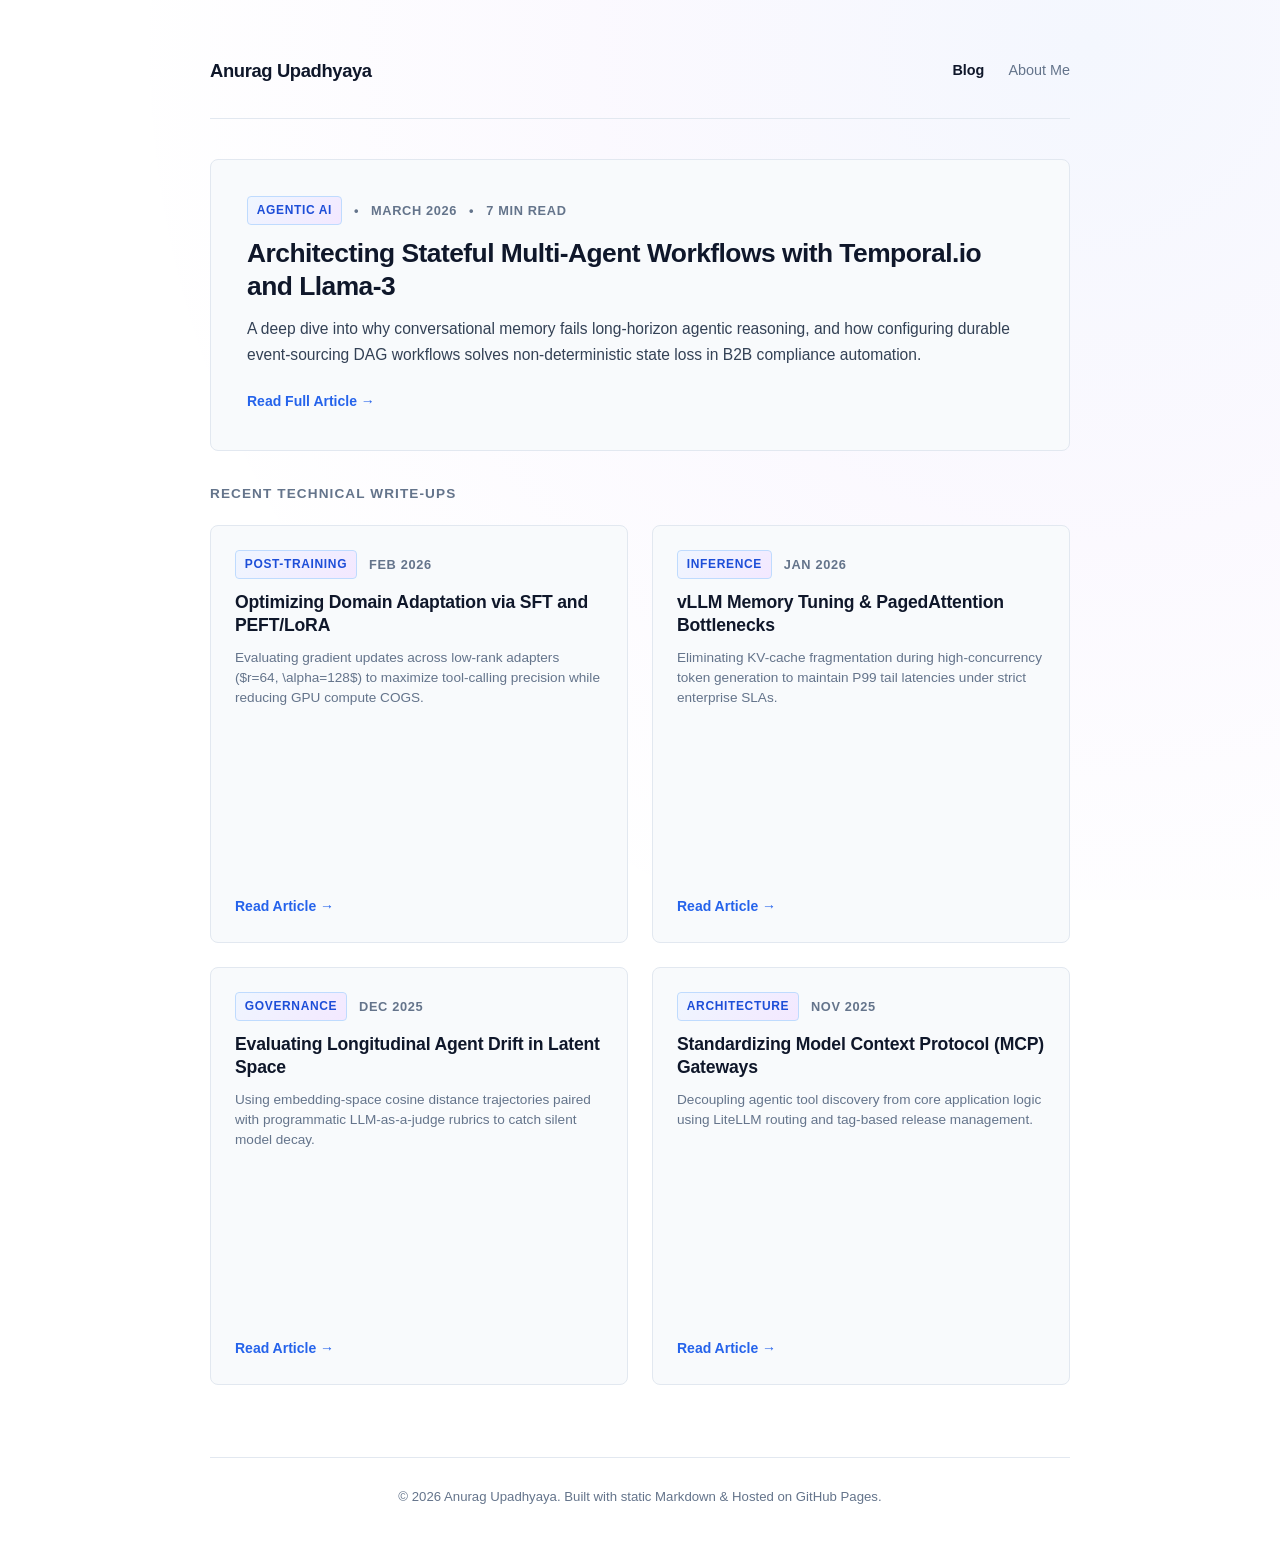
<file: index.html>
<!DOCTYPE html>
<html lang="en">
<head>
  <meta charset="UTF-8">
  <meta name="viewport" content="width=device-width, initial-scale=1.0">
  <title>Anurag Upadhyaya — Writing & Insights</title>
  <meta name="description" content="Technical write-ups on Stateful Agentic AI, Post-Training Alignment, and High-Throughput Inference Architecture.">
  <!-- Link external style sheet -->
  <link rel="stylesheet" href="style.css">
</head>
<body>

  <div class="container">
    <nav>
      <a href="index.html" class="nav-brand">Anurag Upadhyaya</a>
      <div class="nav-links">
        <a href="index.html" class="active">Blog</a>
        <a href="about.html">About Me</a>
      </div>
    </nav>

    <!-- FEATURED POST (100% Width) -->
    <article class="featured-post">
      <div class="post-meta">
        <span class="post-tag">Agentic AI</span>
        <span>•</span>
        <time>March 2026</time>
        <span>•</span>
        <span>7 min read</span>
      </div>
      <h1 class="featured-title">
        <a href="post.html?file=posts/sample-post.md">Architecting Stateful Multi-Agent Workflows with Temporal.io and Llama-3</a>
      </h1>
      <p class="featured-snippet">
        A deep dive into why conversational memory fails long-horizon agentic reasoning, and how configuring durable event-sourcing DAG workflows solves non-deterministic state loss in B2B compliance automation.
      </p>
      <a href="post.html?file=posts/sample-post.md" class="read-more">Read Full Article →</a>
    </article>

    <div class="grid-title-bar">Recent Technical Write-ups</div>

    <!-- 2-COLUMN SQUARE GRID (1:1 Aspect Ratio) -->
    <div class="posts-grid">

      <!-- Card 1 -->
      <article class="square-card">
        <div class="card-top">
          <div class="post-meta">
            <span class="post-tag">Post-Training</span>
            <span>Feb 2026</span>
          </div>
          <h2 class="card-title">
            <a href="post.html?file=posts/sample-post.md">Optimizing Domain Adaptation via SFT and PEFT/LoRA</a>
          </h2>
          <p class="card-snippet">
            Evaluating gradient updates across low-rank adapters ($r=64, \alpha=128$) to maximize tool-calling precision while reducing GPU compute COGS.
          </p>
        </div>
        <a href="post.html?file=posts/sample-post.md" class="read-more">Read Article →</a>
      </article>

      <!-- Card 2 -->
      <article class="square-card">
        <div class="card-top">
          <div class="post-meta">
            <span class="post-tag">Inference</span>
            <span>Jan 2026</span>
          </div>
          <h2 class="card-title">
            <a href="post.html?file=posts/sample-post.md">vLLM Memory Tuning & PagedAttention Bottlenecks</a>
          </h2>
          <p class="card-snippet">
            Eliminating KV-cache fragmentation during high-concurrency token generation to maintain P99 tail latencies under strict enterprise SLAs.
          </p>
        </div>
        <a href="post.html?file=posts/sample-post.md" class="read-more">Read Article →</a>
      </article>

      <!-- Card 3 -->
      <article class="square-card">
        <div class="card-top">
          <div class="post-meta">
            <span class="post-tag">Governance</span>
            <span>Dec 2025</span>
          </div>
          <h2 class="card-title">
            <a href="post.html?file=posts/sample-post.md">Evaluating Longitudinal Agent Drift in Latent Space</a>
          </h2>
          <p class="card-snippet">
            Using embedding-space cosine distance trajectories paired with programmatic LLM-as-a-judge rubrics to catch silent model decay.
          </p>
        </div>
        <a href="post.html?file=posts/sample-post.md" class="read-more">Read Article →</a>
      </article>

      <!-- Card 4 -->
      <article class="square-card">
        <div class="card-top">
          <div class="post-meta">
            <span class="post-tag">Architecture</span>
            <span>Nov 2025</span>
          </div>
          <h2 class="card-title">
            <a href="post.html?file=posts/sample-post.md">Standardizing Model Context Protocol (MCP) Gateways</a>
          </h2>
          <p class="card-snippet">
            Decoupling agentic tool discovery from core application logic using LiteLLM routing and tag-based release management.
          </p>
        </div>
        <a href="post.html?file=posts/sample-post.md" class="read-more">Read Article →</a>
      </article>

    </div>

    <footer>
      &copy; 2026 Anurag Upadhyaya. Built with static Markdown & Hosted on GitHub Pages.
    </footer>
  </div>

</body>
</html>
</file>
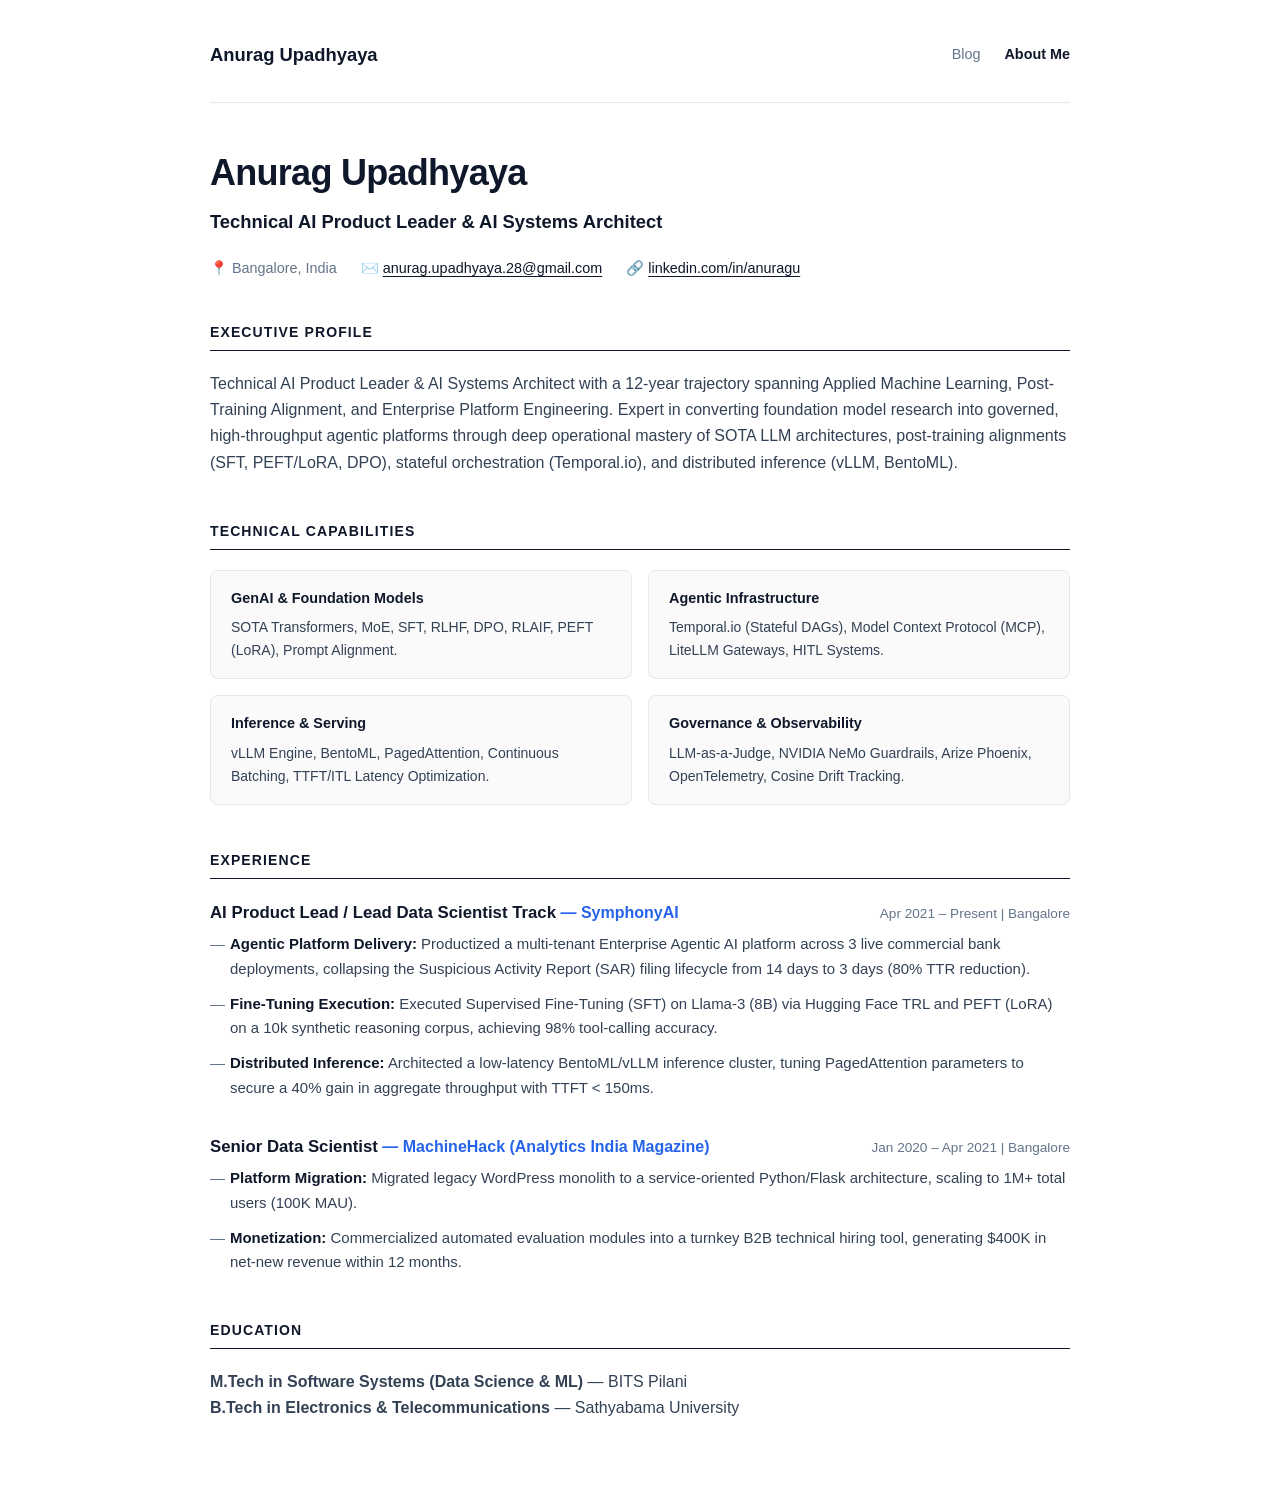
<file: about.html>
<!DOCTYPE html>
<html lang="en">
<head>
  <meta charset="UTF-8">
  <meta name="viewport" content="width=device-width, initial-scale=1.0">
  <title>About — Anurag Upadhyaya</title>
  <style>
    :root {
      --bg: #ffffff;
      --surface: #fafafa;
      --border: #e2e8f0;
      --text-main: #0f172a;
      --text-body: #334155;
      --text-muted: #64748b;
      --accent: #2563eb;
      --radius: 8px;
    }
    * { box-sizing: border-box; margin: 0; padding: 0; }
    body {
      font-family: -apple-system, BlinkMacSystemFont, "Inter", "Segoe UI", Roboto, sans-serif;
      background-color: var(--bg);
      color: var(--text-body);
      line-height: 1.65;
      padding: 2.5rem 1.5rem;
      -webkit-font-smoothing: antialiased;
    }
    .container { max-width: 860px; margin: 0 auto; }
    nav {
      display: flex;
      justify-content: space-between;
      align-items: center;
      padding-bottom: 2rem;
      border-bottom: 1px solid var(--border);
      margin-bottom: 2.5rem;
    }
    .nav-brand { font-size: 1.15rem; font-weight: 700; color: var(--text-main); text-decoration: none; }
    .nav-links { display: flex; gap: 1.5rem; font-size: 0.9rem; font-weight: 500; }
    .nav-links a { color: var(--text-muted); text-decoration: none; }
    .nav-links a.active, .nav-links a:hover { color: var(--text-main); font-weight: 600; }
    
    h1 { font-size: 2.25rem; font-weight: 800; color: var(--text-main); margin-bottom: 0.25rem; letter-spacing: -0.02em; }
    .subtitle { font-size: 1.15rem; font-weight: 600; color: var(--text-main); margin-bottom: 1.25rem; }
    .contact-bar { display: flex; flex-wrap: wrap; gap: 1rem 1.5rem; font-size: 0.9rem; color: var(--text-muted); margin-bottom: 2.5rem; }
    .contact-bar a { color: var(--text-main); text-decoration: underline; text-underline-offset: 3px; }
    
    section { margin-bottom: 2.75rem; }
    .section-title { font-size: 0.875rem; font-weight: 800; text-transform: uppercase; letter-spacing: 0.08em; color: var(--text-main); border-bottom: 1px solid var(--text-main); padding-bottom: 0.35rem; margin-bottom: 1.25rem; }
    
    .job { margin-bottom: 2rem; }
    .job-header { display: flex; justify-content: space-between; align-items: baseline; flex-wrap: wrap; margin-bottom: 0.35rem; }
    .job-title { font-size: 1.05rem; font-weight: 700; color: var(--text-main); }
    .company { font-weight: 600; color: var(--accent); }
    .job-meta { font-size: 0.85rem; color: var(--text-muted); }
    
    ul { list-style: none; padding-left: 0; }
    li { position: relative; padding-left: 1.25rem; margin-bottom: 0.65rem; font-size: 0.935rem; }
    li::before { content: "—"; position: absolute; left: 0; color: var(--text-muted); }
    li strong { color: var(--text-main); font-weight: 600; }
    
    .skills-grid { display: grid; grid-template-columns: repeat(auto-fit, minmax(360px, 1fr)); gap: 1rem; }
    .skill-card { background-color: var(--surface); border: 1px solid var(--border); border-radius: var(--radius); padding: 1rem 1.25rem; }
    .skill-card h3 { font-size: 0.9rem; font-weight: 700; color: var(--text-main); margin-bottom: 0.35rem; }
    .skill-card p { font-size: 0.875rem; color: var(--text-body); }
  </style>
</head>
<body>
  <div class="container">
    <nav>
      <a href="index.html" class="nav-brand">Anurag Upadhyaya</a>
      <div class="nav-links">
        <a href="index.html">Blog</a>
        <a href="about.html" class="active">About Me</a>
      </div>
    </nav>

    <header>
      <h1>Anurag Upadhyaya</h1>
      <div class="subtitle">Technical AI Product Leader & AI Systems Architect</div>
      <div class="contact-bar">
        <span>📍 Bangalore, India</span>
        <span>✉️ <a href="mailto:anurag.upadhyaya.28@gmail.com">anurag.upadhyaya.28@gmail.com</a></span>
        <span>🔗 <a href="https://linkedin.com/in/anuragu/" target="_blank">linkedin.com/in/anuragu</a></span>
      </div>
    </header>

    <section>
      <div class="section-title">Executive Profile</div>
      <p>
        Technical AI Product Leader & AI Systems Architect with a 12-year trajectory spanning Applied Machine Learning, Post-Training Alignment, and Enterprise Platform Engineering. Expert in converting foundation model research into governed, high-throughput agentic platforms through deep operational mastery of SOTA LLM architectures, post-training alignments (SFT, PEFT/LoRA, DPO), stateful orchestration (Temporal.io), and distributed inference (vLLM, BentoML).
      </p>
    </section>

    <section>
      <div class="section-title">Technical Capabilities</div>
      <div class="skills-grid">
        <div class="skill-card">
          <h3>GenAI & Foundation Models</h3>
          <p>SOTA Transformers, MoE, SFT, RLHF, DPO, RLAIF, PEFT (LoRA), Prompt Alignment.</p>
        </div>
        <div class="skill-card">
          <h3>Agentic Infrastructure</h3>
          <p>Temporal.io (Stateful DAGs), Model Context Protocol (MCP), LiteLLM Gateways, HITL Systems.</p>
        </div>
        <div class="skill-card">
          <h3>Inference & Serving</h3>
          <p>vLLM Engine, BentoML, PagedAttention, Continuous Batching, TTFT/ITL Latency Optimization.</p>
        </div>
        <div class="skill-card">
          <h3>Governance & Observability</h3>
          <p>LLM-as-a-Judge, NVIDIA NeMo Guardrails, Arize Phoenix, OpenTelemetry, Cosine Drift Tracking.</p>
        </div>
      </div>
    </section>

    <section>
      <div class="section-title">Experience</div>
      <div class="job">
        <div class="job-header">
          <div><span class="job-title">AI Product Lead / Lead Data Scientist Track</span> <span class="company">— SymphonyAI</span></div>
          <div class="job-meta">Apr 2021 – Present | Bangalore</div>
        </div>
        <ul>
          <li><strong>Agentic Platform Delivery:</strong> Productized a multi-tenant Enterprise Agentic AI platform across 3 live commercial bank deployments, collapsing the Suspicious Activity Report (SAR) filing lifecycle from 14 days to 3 days (80% TTR reduction).</li>
          <li><strong>Fine-Tuning Execution:</strong> Executed Supervised Fine-Tuning (SFT) on Llama-3 (8B) via Hugging Face TRL and PEFT (LoRA) on a 10k synthetic reasoning corpus, achieving 98% tool-calling accuracy.</li>
          <li><strong>Distributed Inference:</strong> Architected a low-latency BentoML/vLLM inference cluster, tuning PagedAttention parameters to secure a 40% gain in aggregate throughput with TTFT &lt; 150ms.</li>
        </ul>
      </div>

      <div class="job">
        <div class="job-header">
          <div><span class="job-title">Senior Data Scientist</span> <span class="company">— MachineHack (Analytics India Magazine)</span></div>
          <div class="job-meta">Jan 2020 – Apr 2021 | Bangalore</div>
        </div>
        <ul>
          <li><strong>Platform Migration:</strong> Migrated legacy WordPress monolith to a service-oriented Python/Flask architecture, scaling to 1M+ total users (100K MAU).</li>
          <li><strong>Monetization:</strong> Commercialized automated evaluation modules into a turnkey B2B technical hiring tool, generating $400K in net-new revenue within 12 months.</li>
        </ul>
      </div>
    </section>

    <section>
      <div class="section-title">Education</div>
      <p><strong>M.Tech in Software Systems (Data Science & ML)</strong> — BITS Pilani</p>
      <p><strong>B.Tech in Electronics & Telecommunications</strong> — Sathyabama University</p>
    </section>
  </div>
</body>
</html>
</file>
<file: style.css>
:root {
  --bg: #ffffff;
  --surface: #f8fafc;
  --card-bg: #ffffff;
  --border: #e2e8f0;
  --border-dark: #cbd5e1;
  --text-main: #0f172a;
  --text-body: #334155;
  --text-muted: #64748b;
  --accent: #2563eb;
  --accent-soft: #eff6ff;
  --radius: 8px;
}

* {
  box-sizing: border-box;
  margin: 0;
  padding: 0;
}

/* Base Body with Ambient Mesh Gradient Glow */
body {
  font-family: -apple-system, BlinkMacSystemFont, "Inter", "Segoe UI", Roboto, sans-serif;
  background-color: var(--bg);
  background-image: radial-gradient(
    circle at 85% 5%,
    rgba(37, 99, 235, 0.05) 0%,
    rgba(124, 58, 237, 0.03) 35%,
    transparent 70%
  );
  background-attachment: fixed;
  color: var(--text-body);
  line-height: 1.65;
  padding: 3.5rem 1.5rem;
  -webkit-font-smoothing: antialiased;
}

::selection {
  background-color: #dbeafe;
  color: #1e40af;
}

.container {
  max-width: 860px;
  margin: 0 auto;
}

/* Header & Accent Bar */
header::before {
  content: "";
  display: block;
  height: 3px;
  width: 100%;
  background: linear-gradient(90deg, #2563eb, #7c3aed, #06b6d4);
  border-radius: 3px;
  margin-bottom: 2rem;
}

nav {
  display: flex;
  justify-content: space-between;
  align-items: center;
  padding-bottom: 2rem;
  border-bottom: 1px solid var(--border);
  margin-bottom: 2.5rem;
}

.nav-brand {
  font-size: 1.15rem;
  font-weight: 700;
  color: var(--text-main);
  text-decoration: none;
  letter-spacing: -0.02em;
}

.nav-links {
  display: flex;
  gap: 1.5rem;
  font-size: 0.9rem;
  font-weight: 500;
}

.nav-links a {
  color: var(--text-muted);
  text-decoration: none;
  transition: color 0.15s ease;
}

.nav-links a.active,
.nav-links a:hover {
  color: var(--text-main);
  font-weight: 600;
}

/* Typography & Titles */
h1 {
  font-size: 2.25rem;
  font-weight: 800;
  letter-spacing: -0.025em;
  color: var(--text-main);
  line-height: 1.15;
  margin-bottom: 0.5rem;
}

.subtitle {
  font-size: 1.15rem;
  font-weight: 600;
  color: var(--text-main);
  margin-bottom: 1.25rem;
}

/* Post Meta Tags & Pills */
.post-meta {
  display: flex;
  align-items: center;
  gap: 0.75rem;
  font-size: 0.8rem;
  font-weight: 600;
  text-transform: uppercase;
  letter-spacing: 0.05em;
  color: var(--text-muted);
  margin-bottom: 0.75rem;
}

.post-tag {
  background: linear-gradient(135deg, #eff6ff 0%, #f3e8ff 100%);
  color: #1d4ed8;
  padding: 0.2rem 0.55rem;
  border-radius: 4px;
  border: 1px solid #bfdbfe;
  font-size: 0.75rem;
}

/* Featured Article Box (100% Width) */
.featured-post {
  background-color: var(--surface);
  border: 1px solid var(--border);
  border-radius: var(--radius);
  padding: 2.25rem;
  margin-bottom: 2rem;
  transition: transform 0.25s cubic-bezier(0.16, 1, 0.3, 1),
              border-color 0.25s ease,
              box-shadow 0.25s ease;
}

.featured-post:hover {
  border-color: #93c5fd;
  box-shadow: 0 16px 32px -12px rgba(37, 99, 235, 0.08);
}

.featured-title {
  font-size: 1.65rem;
  font-weight: 800;
  line-height: 1.25;
  letter-spacing: -0.02em;
  margin-bottom: 0.85rem;
}

.featured-title a,
.card-title a {
  color: var(--text-main);
  text-decoration: none;
  background-image: linear-gradient(120deg, rgba(37, 99, 235, 0.15) 0%, rgba(37, 99, 235, 0.15) 100%);
  background-repeat: no-repeat;
  background-size: 100% 0%;
  background-position: 0 88%;
  transition: background-size 0.2s ease-in-out, color 0.2s ease;
}

.featured-title a:hover,
.card-title a:hover {
  background-size: 100% 30%;
  color: var(--accent);
}

.featured-snippet {
  font-size: 0.975rem;
  color: var(--text-body);
  line-height: 1.65;
  margin-bottom: 1.25rem;
}

.read-more {
  font-size: 0.875rem;
  font-weight: 600;
  color: var(--accent);
  text-decoration: none;
}

.read-more:hover {
  text-decoration: underline;
}

/* 2-Column Square Grid (1:1 Aspect Ratio) */
.grid-title-bar {
  font-size: 0.85rem;
  font-weight: 700;
  text-transform: uppercase;
  letter-spacing: 0.08em;
  color: var(--text-muted);
  margin-bottom: 1.25rem;
}

.posts-grid {
  display: grid;
  grid-template-columns: repeat(2, 1fr);
  gap: 1.5rem;
}

.square-card {
  background-color: var(--surface);
  border: 1px solid var(--border);
  border-radius: var(--radius);
  padding: 1.5rem;
  aspect-ratio: 1 / 1;
  display: flex;
  flex-direction: column;
  justify-content: space-between;
  overflow: hidden;
  transition: transform 0.25s cubic-bezier(0.16, 1, 0.3, 1),
              border-color 0.25s ease,
              box-shadow 0.25s ease;
}

.square-card:hover {
  transform: translateY(-3px);
  border-color: #93c5fd;
  box-shadow: 0 12px 24px -8px rgba(37, 99, 235, 0.08),
              0 4px 6px -2px rgba(15, 23, 42, 0.02);
}

.card-title {
  font-size: 1.1rem;
  font-weight: 700;
  line-height: 1.35;
  letter-spacing: -0.01em;
  margin-bottom: 0.6rem;
}

.card-snippet {
  font-size: 0.85rem;
  color: var(--text-muted);
  line-height: 1.5;
  display: -webkit-box;
  -webkit-line-clamp: 4;
  -webkit-box-orient: vertical;
  overflow: hidden;
}

/* Footer */
footer {
  margin-top: 4.5rem;
  padding-top: 1.75rem;
  border-top: 1px solid var(--border);
  text-align: center;
  font-size: 0.825rem;
  color: var(--text-muted);
}

/* Responsive Scaling */
@media (max-width: 680px) {
  body {
    padding: 2rem 1rem;
  }
  .posts-grid {
    grid-template-columns: 1fr;
  }
  .square-card {
    aspect-ratio: auto;
    min-height: 250px;
  }
}
</file>
